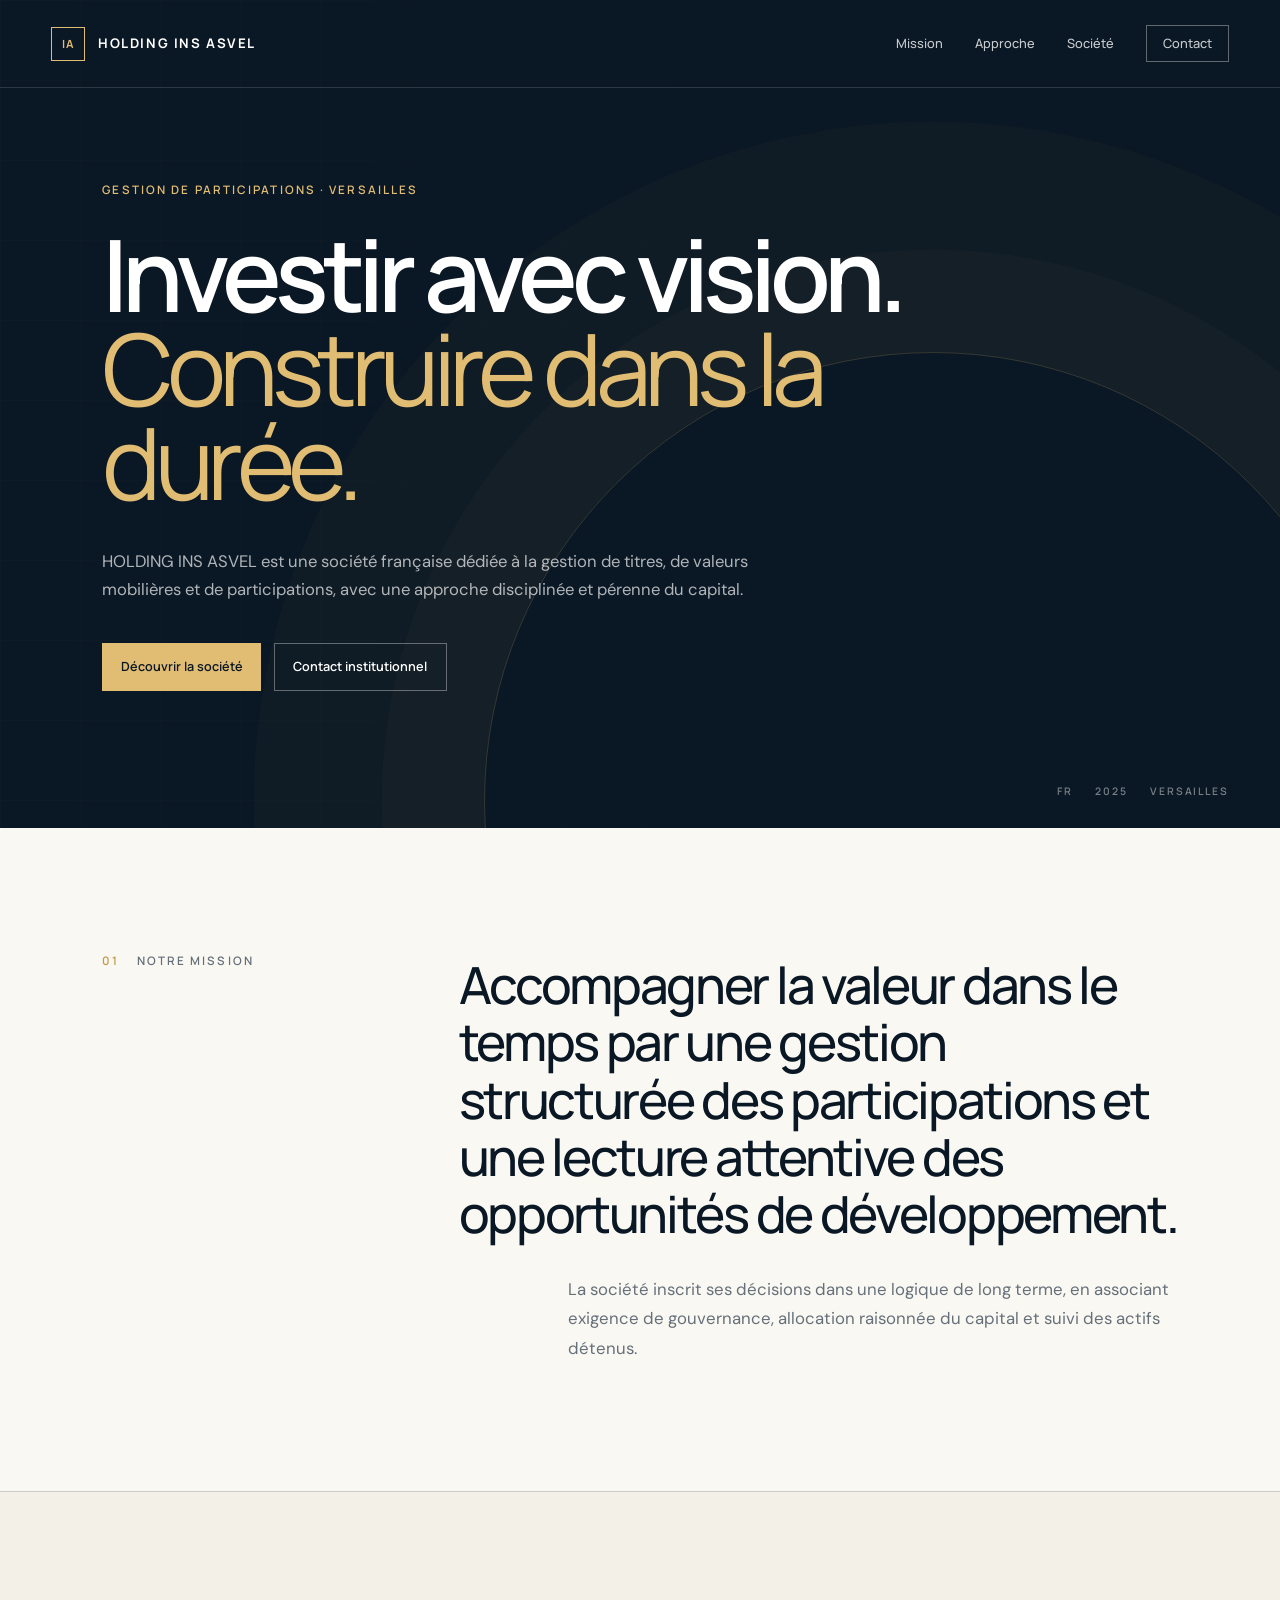
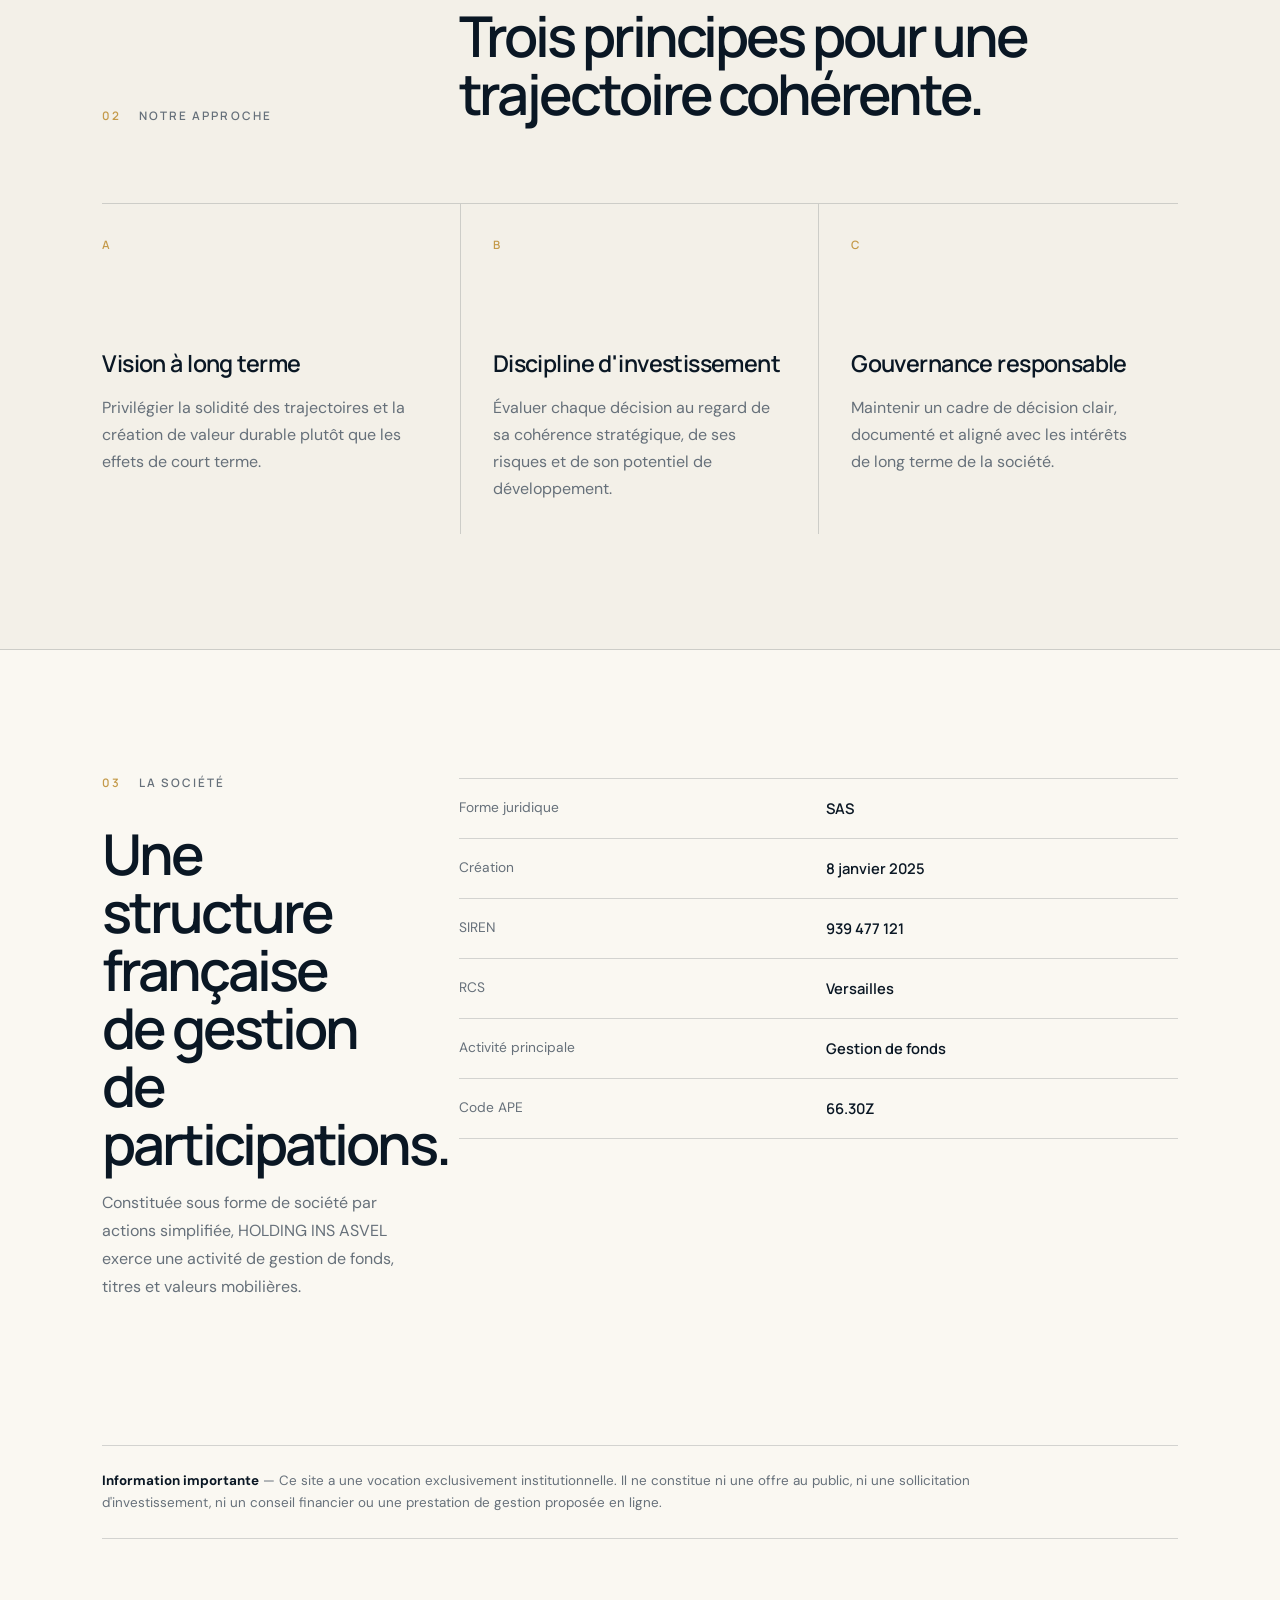
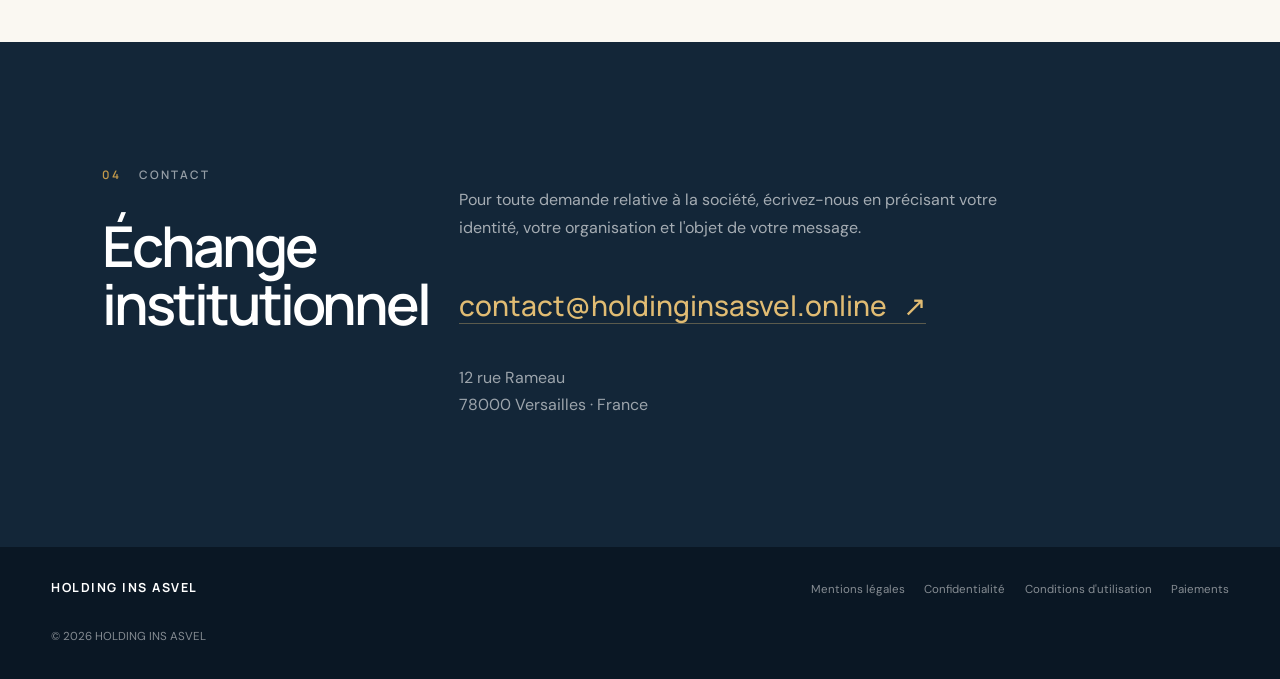
<file: index.html>
<!doctype html>
<html lang="fr">
<head>
  <meta charset="utf-8">
  <meta name="viewport" content="width=device-width, initial-scale=1">
  <meta name="description" content="HOLDING INS ASVEL — société de gestion de participations et d'investissement établie à Versailles.">
  <title>HOLDING INS ASVEL — Investir dans la durée</title>
  <link rel="preconnect" href="https://fonts.googleapis.com">
  <link rel="preconnect" href="https://fonts.gstatic.com" crossorigin>
  <link href="https://fonts.googleapis.com/css2?family=DM+Sans:wght@400;500;600&family=Manrope:wght@400;500;600;700&display=swap" rel="stylesheet">
  <link rel="stylesheet" href="styles.css">
</head>
<body>
  <a class="skip-link" href="#contenu">Aller au contenu</a>
  <header class="site-header">
    <a class="brand" href="index.html" aria-label="Accueil HOLDING INS ASVEL">
      <span class="brand-mark" aria-hidden="true">IA</span>
      <span>HOLDING INS ASVEL</span>
    </a>
    <button class="menu-button" type="button" aria-expanded="false" aria-controls="navigation">Menu</button>
    <nav id="navigation" aria-label="Navigation principale">
      <a href="#mission">Mission</a>
      <a href="#approche">Approche</a>
      <a href="#societe">Société</a>
      <a class="nav-contact" href="#contact">Contact</a>
    </nav>
  </header>

  <main id="contenu">
    <section class="hero">
      <div class="hero-grid" aria-hidden="true"></div>
      <div class="hero-content">
        <p class="eyebrow">Gestion de participations · Versailles</p>
        <h1>Investir avec vision.<br><em>Construire dans la durée.</em></h1>
        <p class="hero-copy">HOLDING INS ASVEL est une société française dédiée à la gestion de titres, de valeurs mobilières et de participations, avec une approche disciplinée et pérenne du capital.</p>
        <div class="hero-actions">
          <a class="button button-primary" href="#societe">Découvrir la société</a>
          <a class="button button-ghost" href="#contact">Contact institutionnel</a>
        </div>
      </div>
      <div class="hero-index" aria-hidden="true">
        <span>FR</span><span>2025</span><span>VERSAILLES</span>
      </div>
    </section>

    <section class="statement" id="mission">
      <div class="section-label"><span>01</span> Notre mission</div>
      <div class="statement-copy">
        <p class="lead">Accompagner la valeur dans le temps par une gestion structurée des participations et une lecture attentive des opportunités de développement.</p>
        <p>La société inscrit ses décisions dans une logique de long terme, en associant exigence de gouvernance, allocation raisonnée du capital et suivi des actifs détenus.</p>
      </div>
    </section>

    <section class="approach" id="approche">
      <div class="section-heading">
        <div class="section-label"><span>02</span> Notre approche</div>
        <h2>Trois principes pour une trajectoire cohérente.</h2>
      </div>
      <div class="principles">
        <article>
          <span class="principle-number">A</span>
          <h3>Vision à long terme</h3>
          <p>Privilégier la solidité des trajectoires et la création de valeur durable plutôt que les effets de court terme.</p>
        </article>
        <article>
          <span class="principle-number">B</span>
          <h3>Discipline d'investissement</h3>
          <p>Évaluer chaque décision au regard de sa cohérence stratégique, de ses risques et de son potentiel de développement.</p>
        </article>
        <article>
          <span class="principle-number">C</span>
          <h3>Gouvernance responsable</h3>
          <p>Maintenir un cadre de décision clair, documenté et aligné avec les intérêts de long terme de la société.</p>
        </article>
      </div>
    </section>

    <section class="company" id="societe">
      <div class="company-intro">
        <div class="section-label"><span>03</span> La société</div>
        <h2>Une structure française de gestion de participations.</h2>
        <p>Constituée sous forme de société par actions simplifiée, HOLDING INS ASVEL exerce une activité de gestion de fonds, titres et valeurs mobilières.</p>
      </div>
      <dl class="company-facts">
        <div><dt>Forme juridique</dt><dd>SAS</dd></div>
        <div><dt>Création</dt><dd>8 janvier 2025</dd></div>
        <div><dt>SIREN</dt><dd>939 477 121</dd></div>
        <div><dt>RCS</dt><dd>Versailles</dd></div>
        <div><dt>Activité principale</dt><dd>Gestion de fonds</dd></div>
        <div><dt>Code APE</dt><dd>66.30Z</dd></div>
      </dl>
    </section>

    <section class="notice-section" aria-label="Information réglementaire">
      <p><strong>Information importante</strong> — Ce site a une vocation exclusivement institutionnelle. Il ne constitue ni une offre au public, ni une sollicitation d'investissement, ni un conseil financier ou une prestation de gestion proposée en ligne.</p>
    </section>

    <section class="contact" id="contact">
      <div>
        <div class="section-label"><span>04</span> Contact</div>
        <h2>Échange institutionnel</h2>
      </div>
      <div class="contact-details">
        <p>Pour toute demande relative à la société, écrivez-nous en précisant votre identité, votre organisation et l'objet de votre message.</p>
        <a class="email-link" href="mailto:contact@holdinginsasvel.online">contact@holdinginsasvel.online <span aria-hidden="true">↗</span></a>
        <address>12 rue Rameau<br>78000 Versailles · France</address>
      </div>
    </section>
  </main>

  <footer>
    <div class="footer-brand">HOLDING INS ASVEL</div>
    <div class="footer-links">
      <a href="mentions-legales.html">Mentions légales</a>
      <a href="confidentialite.html">Confidentialité</a>
      <a href="conditions.html">Conditions d'utilisation</a>
      <a href="paiements.html">Paiements</a>
    </div>
    <p>© <span id="year">2026</span> HOLDING INS ASVEL</p>
  </footer>
  <script src="script.js"></script>
</body>
</html>
</file>
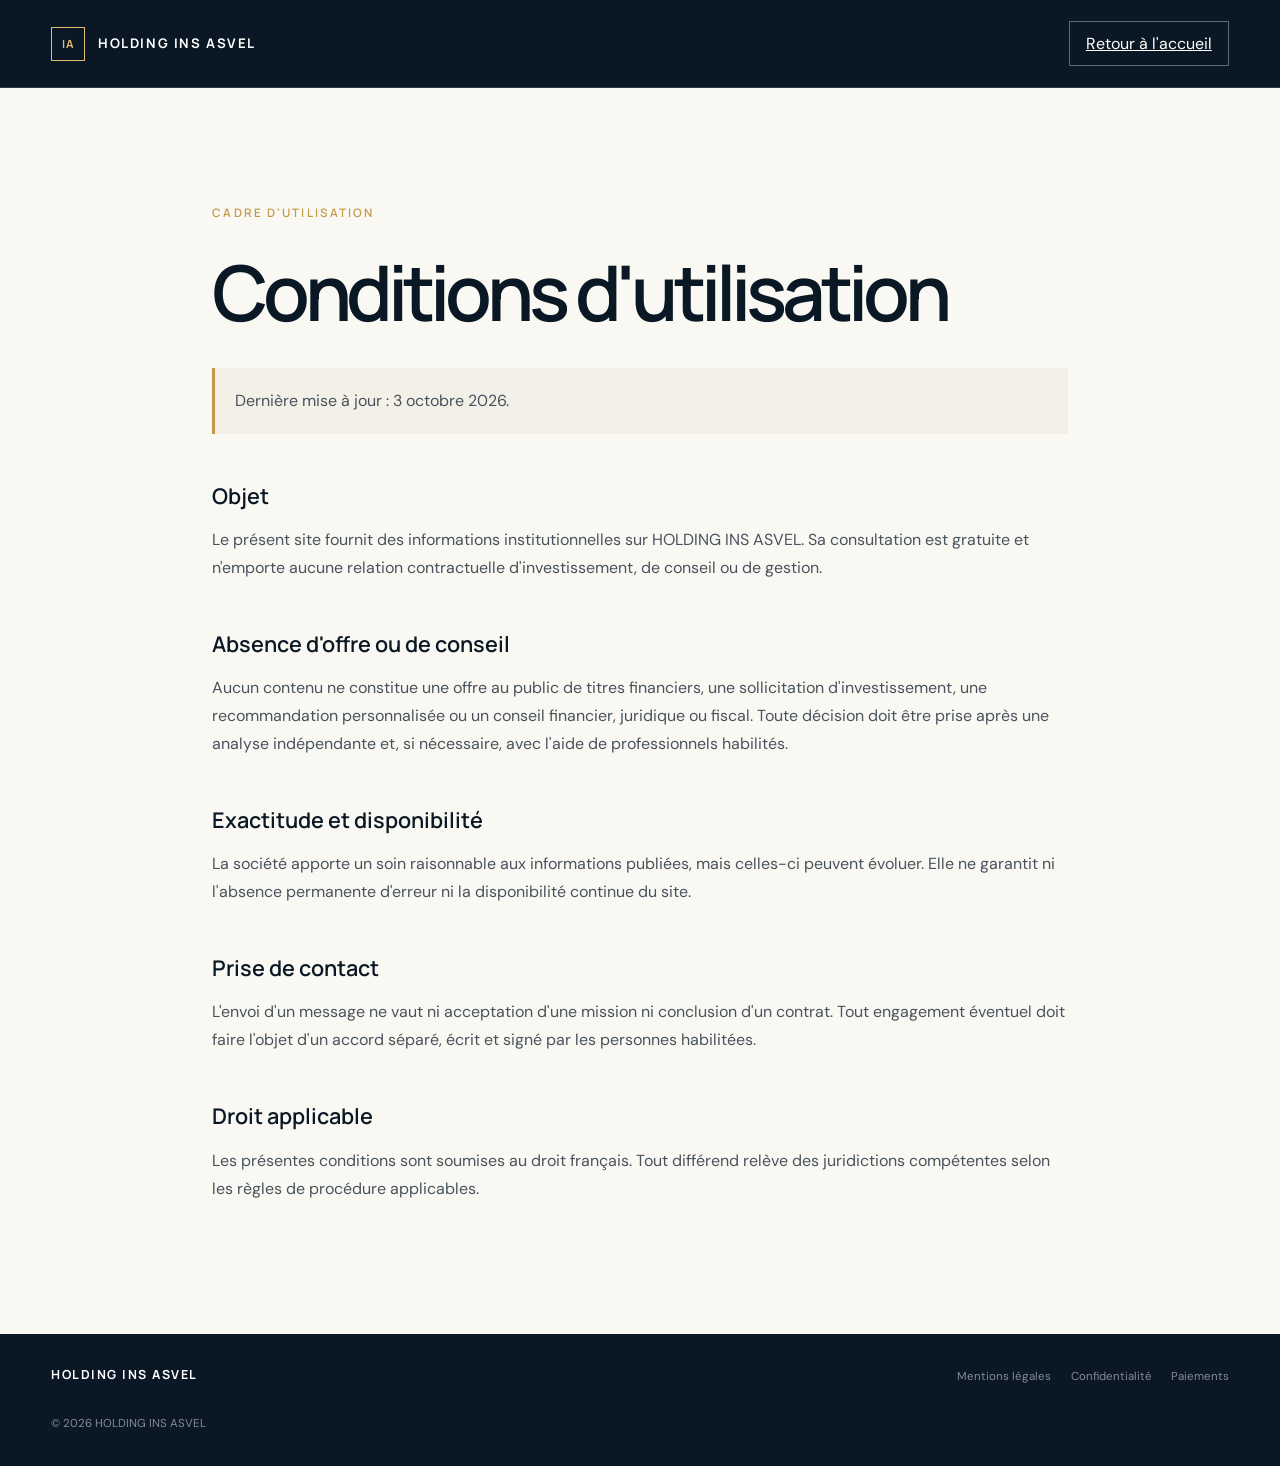
<file: conditions.html>
<!doctype html><html lang="fr"><head><meta charset="utf-8"><meta name="viewport" content="width=device-width,initial-scale=1"><title>Conditions d'utilisation — HOLDING INS ASVEL</title><link rel="preconnect" href="https://fonts.googleapis.com"><link rel="preconnect" href="https://fonts.gstatic.com" crossorigin><link href="https://fonts.googleapis.com/css2?family=DM+Sans:wght@400;500;600&family=Manrope:wght@400;500;600;700&display=swap" rel="stylesheet"><link rel="stylesheet" href="styles.css"></head>
<body class="legal-page"><header class="site-header legal-header"><a class="brand" href="index.html"><span class="brand-mark">IA</span><span>HOLDING INS ASVEL</span></a><a class="nav-contact" href="index.html">Retour à l'accueil</a></header><main class="legal-main"><p class="eyebrow">Cadre d'utilisation</p><h1>Conditions d'utilisation</h1><p class="legal-note">Dernière mise à jour : 3 octobre 2026.</p>
<h2>Objet</h2><p>Le présent site fournit des informations institutionnelles sur HOLDING INS ASVEL. Sa consultation est gratuite et n'emporte aucune relation contractuelle d'investissement, de conseil ou de gestion.</p>
<h2>Absence d'offre ou de conseil</h2><p>Aucun contenu ne constitue une offre au public de titres financiers, une sollicitation d'investissement, une recommandation personnalisée ou un conseil financier, juridique ou fiscal. Toute décision doit être prise après une analyse indépendante et, si nécessaire, avec l'aide de professionnels habilités.</p>
<h2>Exactitude et disponibilité</h2><p>La société apporte un soin raisonnable aux informations publiées, mais celles-ci peuvent évoluer. Elle ne garantit ni l'absence permanente d'erreur ni la disponibilité continue du site.</p>
<h2>Prise de contact</h2><p>L'envoi d'un message ne vaut ni acceptation d'une mission ni conclusion d'un contrat. Tout engagement éventuel doit faire l'objet d'un accord séparé, écrit et signé par les personnes habilitées.</p>
<h2>Droit applicable</h2><p>Les présentes conditions sont soumises au droit français. Tout différend relève des juridictions compétentes selon les règles de procédure applicables.</p></main><footer><div class="footer-brand">HOLDING INS ASVEL</div><div class="footer-links"><a href="mentions-legales.html">Mentions légales</a><a href="confidentialite.html">Confidentialité</a><a href="paiements.html">Paiements</a></div><p>© 2026 HOLDING INS ASVEL</p></footer></body></html>
</file>
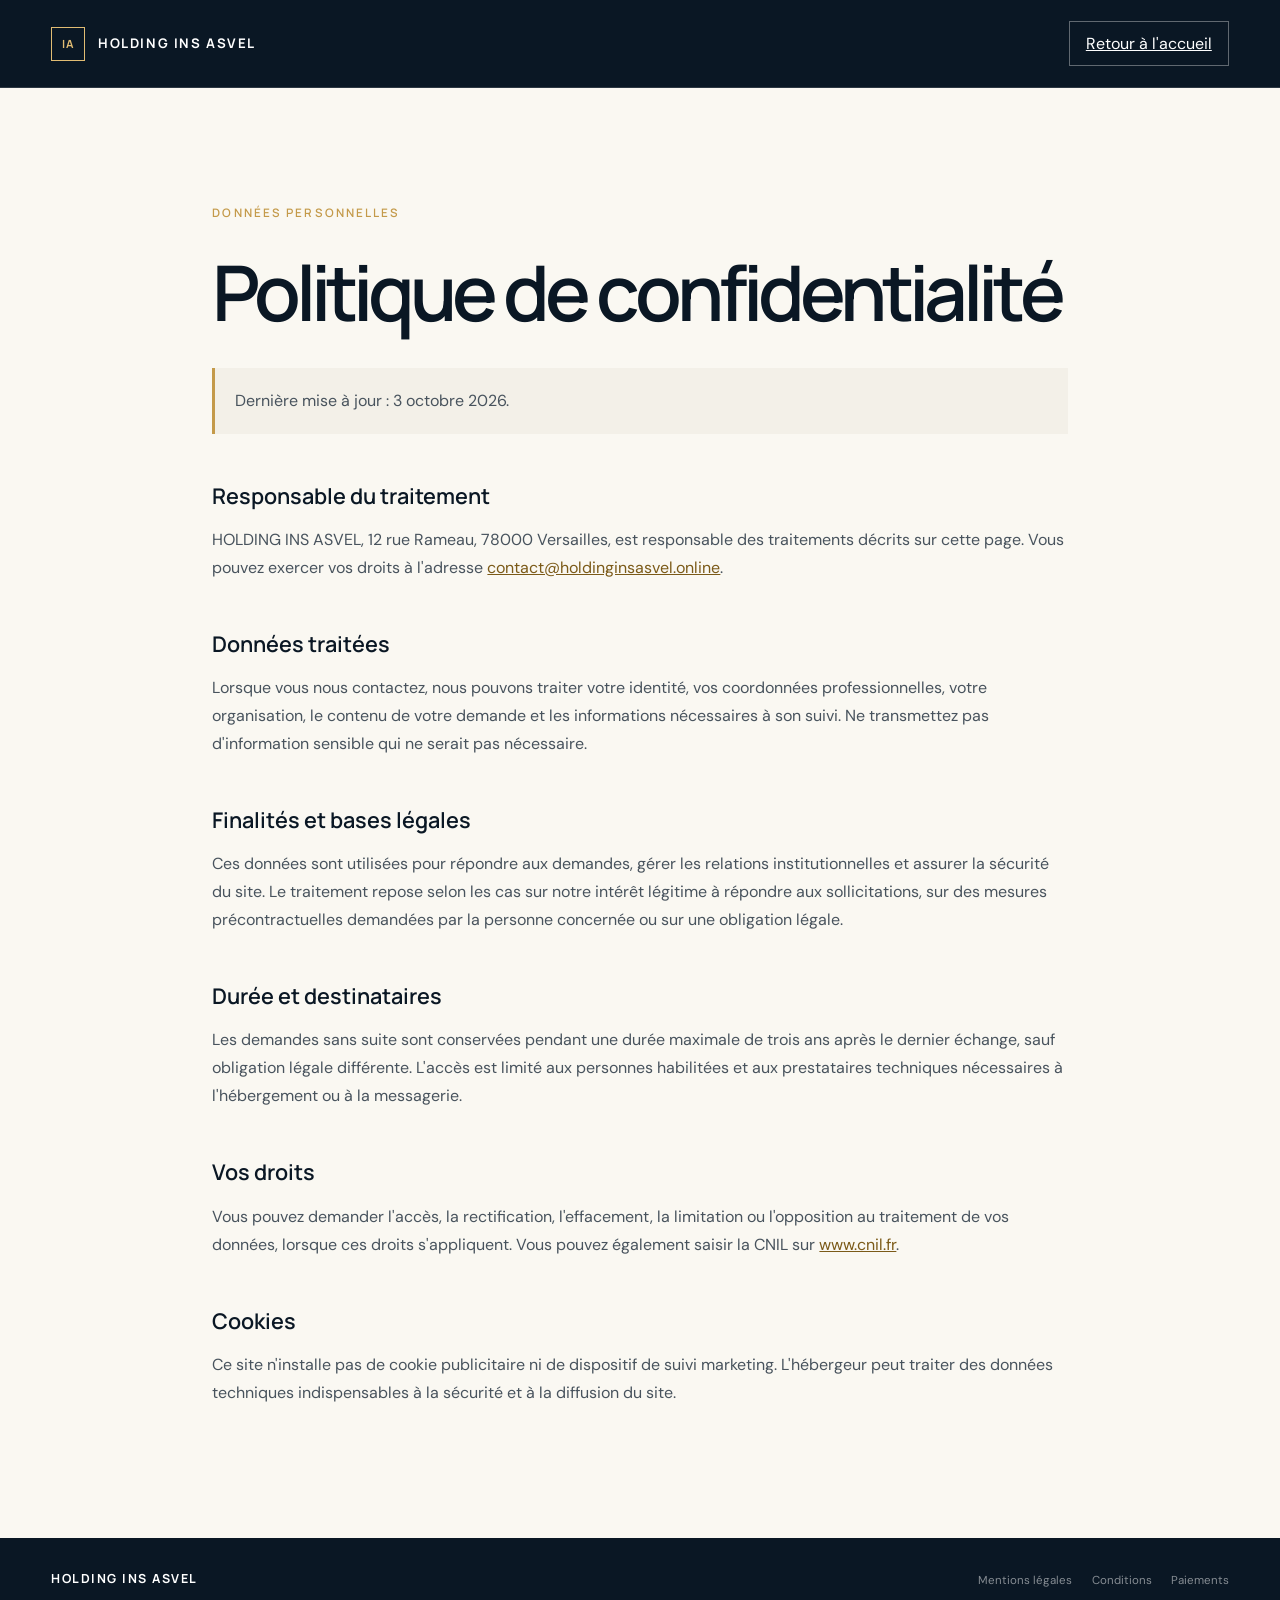
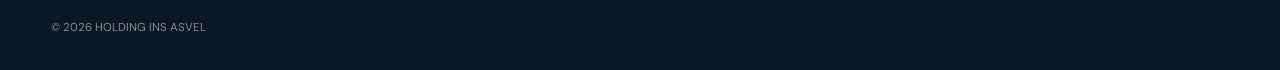
<file: confidentialite.html>
<!doctype html><html lang="fr"><head><meta charset="utf-8"><meta name="viewport" content="width=device-width,initial-scale=1"><title>Confidentialité — HOLDING INS ASVEL</title><link rel="preconnect" href="https://fonts.googleapis.com"><link rel="preconnect" href="https://fonts.gstatic.com" crossorigin><link href="https://fonts.googleapis.com/css2?family=DM+Sans:wght@400;500;600&family=Manrope:wght@400;500;600;700&display=swap" rel="stylesheet"><link rel="stylesheet" href="styles.css"></head>
<body class="legal-page"><header class="site-header legal-header"><a class="brand" href="index.html"><span class="brand-mark">IA</span><span>HOLDING INS ASVEL</span></a><a class="nav-contact" href="index.html">Retour à l'accueil</a></header><main class="legal-main"><p class="eyebrow">Données personnelles</p><h1>Politique de confidentialité</h1><p class="legal-note">Dernière mise à jour : 3 octobre 2026.</p>
<h2>Responsable du traitement</h2><p>HOLDING INS ASVEL, 12 rue Rameau, 78000 Versailles, est responsable des traitements décrits sur cette page. Vous pouvez exercer vos droits à l'adresse <a href="mailto:contact@holdinginsasvel.online">contact@holdinginsasvel.online</a>.</p>
<h2>Données traitées</h2><p>Lorsque vous nous contactez, nous pouvons traiter votre identité, vos coordonnées professionnelles, votre organisation, le contenu de votre demande et les informations nécessaires à son suivi. Ne transmettez pas d'information sensible qui ne serait pas nécessaire.</p>
<h2>Finalités et bases légales</h2><p>Ces données sont utilisées pour répondre aux demandes, gérer les relations institutionnelles et assurer la sécurité du site. Le traitement repose selon les cas sur notre intérêt légitime à répondre aux sollicitations, sur des mesures précontractuelles demandées par la personne concernée ou sur une obligation légale.</p>
<h2>Durée et destinataires</h2><p>Les demandes sans suite sont conservées pendant une durée maximale de trois ans après le dernier échange, sauf obligation légale différente. L'accès est limité aux personnes habilitées et aux prestataires techniques nécessaires à l'hébergement ou à la messagerie.</p>
<h2>Vos droits</h2><p>Vous pouvez demander l'accès, la rectification, l'effacement, la limitation ou l'opposition au traitement de vos données, lorsque ces droits s'appliquent. Vous pouvez également saisir la CNIL sur <a href="https://www.cnil.fr">www.cnil.fr</a>.</p>
<h2>Cookies</h2><p>Ce site n'installe pas de cookie publicitaire ni de dispositif de suivi marketing. L'hébergeur peut traiter des données techniques indispensables à la sécurité et à la diffusion du site.</p></main><footer><div class="footer-brand">HOLDING INS ASVEL</div><div class="footer-links"><a href="mentions-legales.html">Mentions légales</a><a href="conditions.html">Conditions</a><a href="paiements.html">Paiements</a></div><p>© 2026 HOLDING INS ASVEL</p></footer></body></html>
</file>
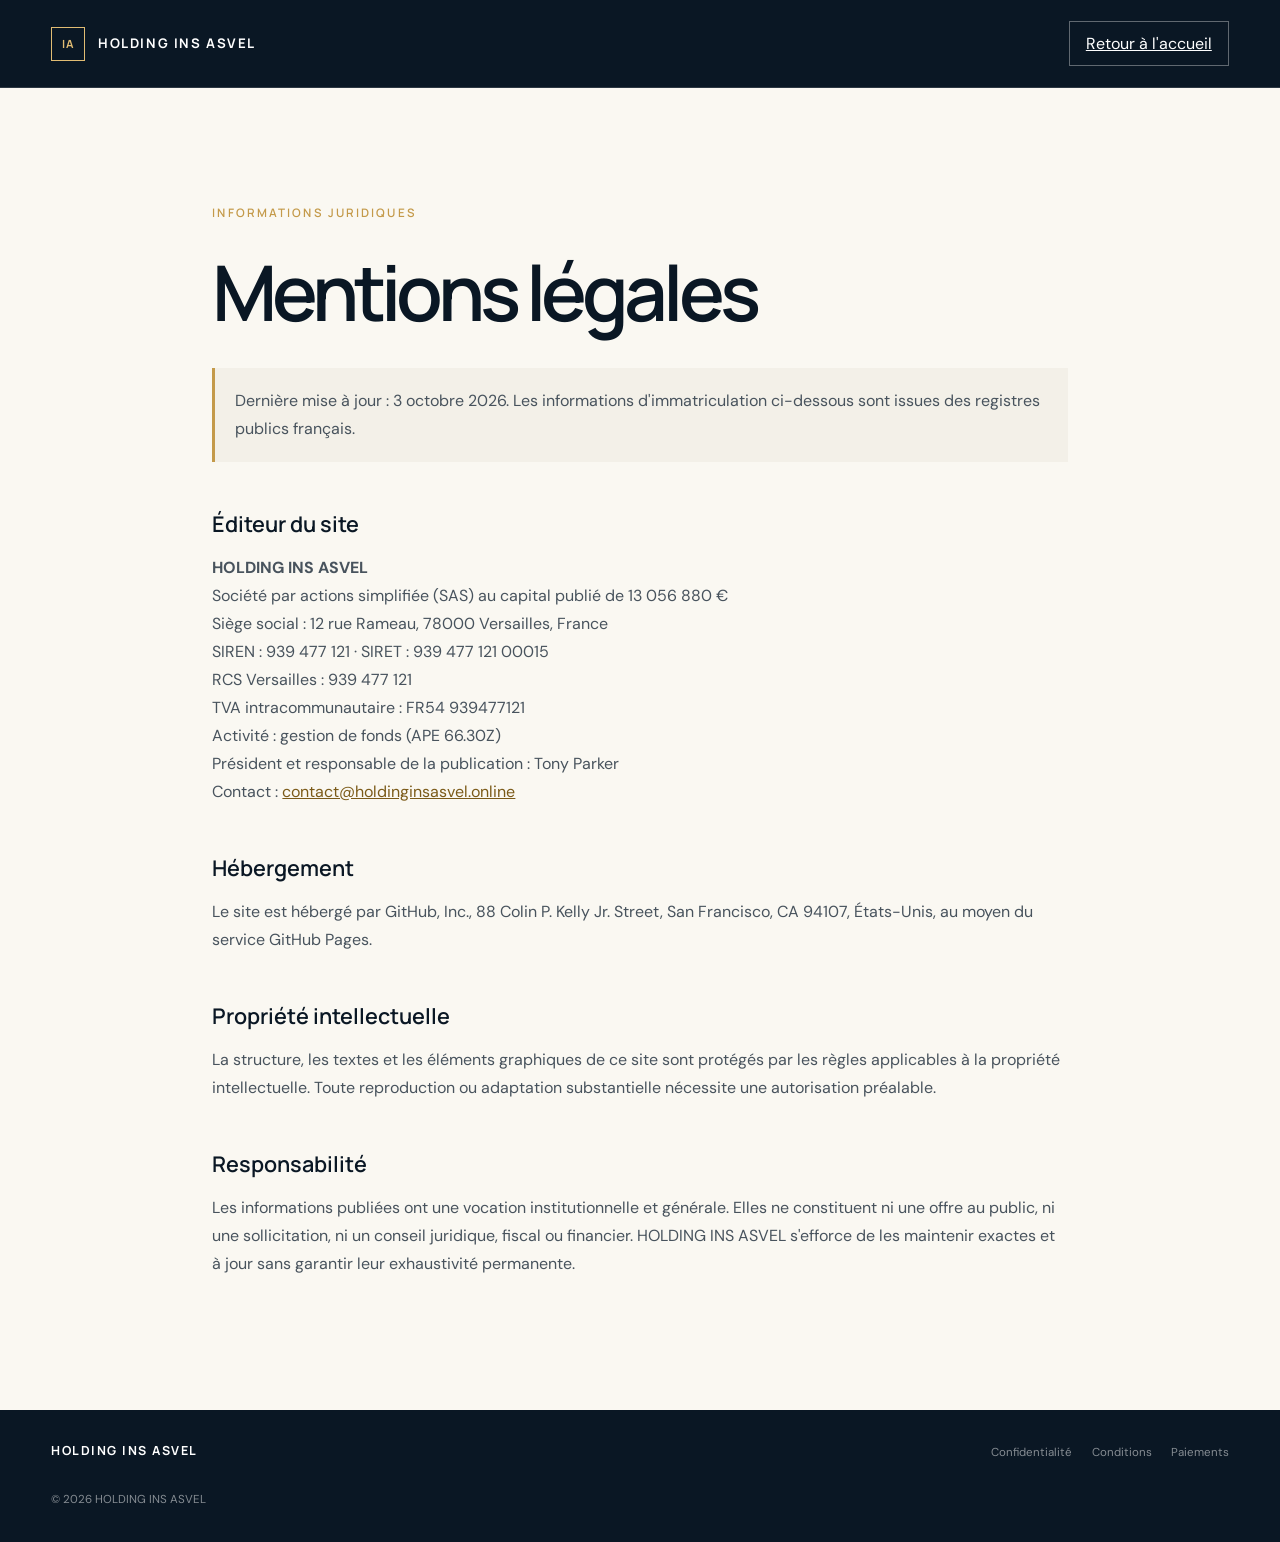
<file: mentions-legales.html>
<!doctype html><html lang="fr"><head><meta charset="utf-8"><meta name="viewport" content="width=device-width,initial-scale=1"><title>Mentions légales — HOLDING INS ASVEL</title><link rel="preconnect" href="https://fonts.googleapis.com"><link rel="preconnect" href="https://fonts.gstatic.com" crossorigin><link href="https://fonts.googleapis.com/css2?family=DM+Sans:wght@400;500;600&family=Manrope:wght@400;500;600;700&display=swap" rel="stylesheet"><link rel="stylesheet" href="styles.css"></head>
<body class="legal-page"><header class="site-header legal-header"><a class="brand" href="index.html"><span class="brand-mark">IA</span><span>HOLDING INS ASVEL</span></a><a class="nav-contact" href="index.html">Retour à l'accueil</a></header><main class="legal-main"><p class="eyebrow">Informations juridiques</p><h1>Mentions légales</h1><p class="legal-note">Dernière mise à jour : 3 octobre 2026. Les informations d'immatriculation ci-dessous sont issues des registres publics français.</p>
<h2>Éditeur du site</h2><p><strong>HOLDING INS ASVEL</strong><br>Société par actions simplifiée (SAS) au capital publié de 13 056 880 €<br>Siège social : 12 rue Rameau, 78000 Versailles, France<br>SIREN : 939 477 121 · SIRET : 939 477 121 00015<br>RCS Versailles : 939 477 121<br>TVA intracommunautaire : FR54 939477121<br>Activité : gestion de fonds (APE 66.30Z)<br>Président et responsable de la publication : Tony Parker<br>Contact : <a href="mailto:contact@holdinginsasvel.online">contact@holdinginsasvel.online</a></p>
<h2>Hébergement</h2><p>Le site est hébergé par GitHub, Inc., 88 Colin P. Kelly Jr. Street, San Francisco, CA 94107, États-Unis, au moyen du service GitHub Pages.</p>
<h2>Propriété intellectuelle</h2><p>La structure, les textes et les éléments graphiques de ce site sont protégés par les règles applicables à la propriété intellectuelle. Toute reproduction ou adaptation substantielle nécessite une autorisation préalable.</p>
<h2>Responsabilité</h2><p>Les informations publiées ont une vocation institutionnelle et générale. Elles ne constituent ni une offre au public, ni une sollicitation, ni un conseil juridique, fiscal ou financier. HOLDING INS ASVEL s'efforce de les maintenir exactes et à jour sans garantir leur exhaustivité permanente.</p></main><footer><div class="footer-brand">HOLDING INS ASVEL</div><div class="footer-links"><a href="confidentialite.html">Confidentialité</a><a href="conditions.html">Conditions</a><a href="paiements.html">Paiements</a></div><p>© 2026 HOLDING INS ASVEL</p></footer></body></html>
</file>
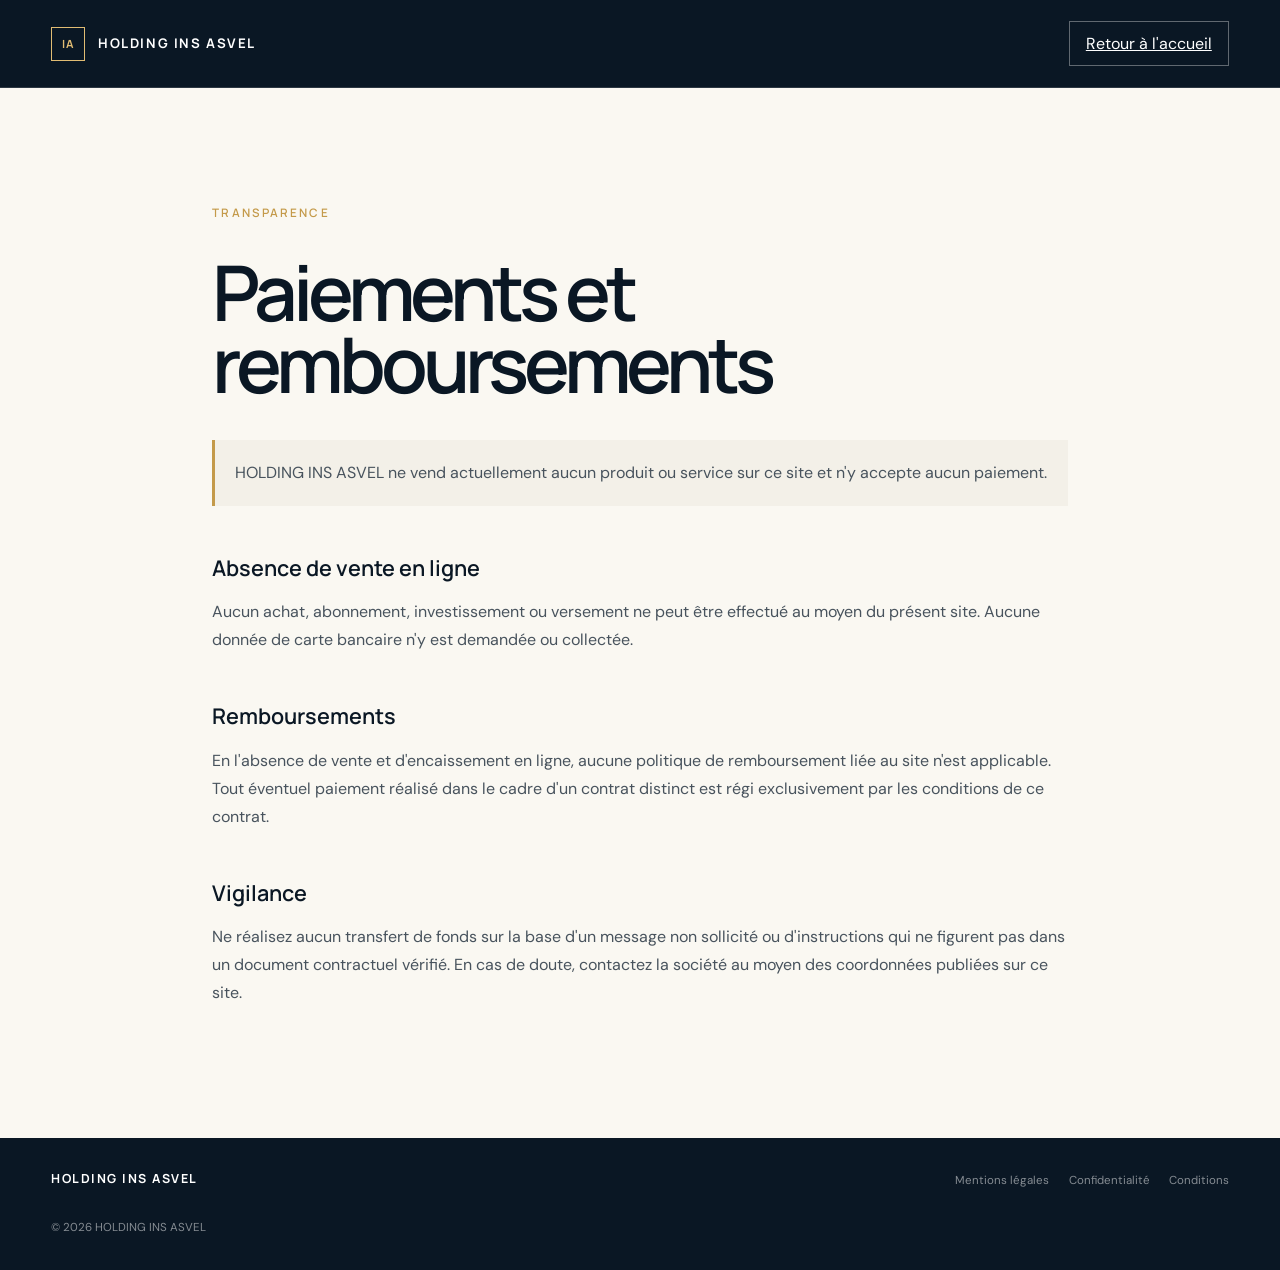
<file: paiements.html>
<!doctype html><html lang="fr"><head><meta charset="utf-8"><meta name="viewport" content="width=device-width,initial-scale=1"><title>Paiements — HOLDING INS ASVEL</title><link rel="preconnect" href="https://fonts.googleapis.com"><link rel="preconnect" href="https://fonts.gstatic.com" crossorigin><link href="https://fonts.googleapis.com/css2?family=DM+Sans:wght@400;500;600&family=Manrope:wght@400;500;600;700&display=swap" rel="stylesheet"><link rel="stylesheet" href="styles.css"></head>
<body class="legal-page"><header class="site-header legal-header"><a class="brand" href="index.html"><span class="brand-mark">IA</span><span>HOLDING INS ASVEL</span></a><a class="nav-contact" href="index.html">Retour à l'accueil</a></header><main class="legal-main"><p class="eyebrow">Transparence</p><h1>Paiements et remboursements</h1><p class="legal-note">HOLDING INS ASVEL ne vend actuellement aucun produit ou service sur ce site et n'y accepte aucun paiement.</p>
<h2>Absence de vente en ligne</h2><p>Aucun achat, abonnement, investissement ou versement ne peut être effectué au moyen du présent site. Aucune donnée de carte bancaire n'y est demandée ou collectée.</p>
<h2>Remboursements</h2><p>En l'absence de vente et d'encaissement en ligne, aucune politique de remboursement liée au site n'est applicable. Tout éventuel paiement réalisé dans le cadre d'un contrat distinct est régi exclusivement par les conditions de ce contrat.</p>
<h2>Vigilance</h2><p>Ne réalisez aucun transfert de fonds sur la base d'un message non sollicité ou d'instructions qui ne figurent pas dans un document contractuel vérifié. En cas de doute, contactez la société au moyen des coordonnées publiées sur ce site.</p></main><footer><div class="footer-brand">HOLDING INS ASVEL</div><div class="footer-links"><a href="mentions-legales.html">Mentions légales</a><a href="confidentialite.html">Confidentialité</a><a href="conditions.html">Conditions</a></div><p>© 2026 HOLDING INS ASVEL</p></footer></body></html>
</file>
<file: styles.css>
:root {
  --ink: #0a1724;
  --ink-soft: #132638;
  --cream: #f3f0e8;
  --paper: #faf8f2;
  --gold: #c49a4a;
  --gold-bright: #e1bc73;
  --line: rgba(10, 23, 36, .16);
  --muted: #66707a;
  --sans: "Manrope", Arial, sans-serif;
  --body: "DM Sans", Arial, sans-serif;
}

* { box-sizing: border-box; }
html { scroll-behavior: smooth; }
body { margin: 0; background: var(--paper); color: var(--ink); font-family: var(--body); }
a { color: inherit; }
.skip-link { position: fixed; top: -60px; left: 1rem; z-index: 100; padding: .8rem 1rem; background: white; }
.skip-link:focus { top: 1rem; }

.site-header { position: absolute; inset: 0 0 auto; z-index: 10; display: flex; align-items: center; justify-content: space-between; min-height: 88px; padding: 0 clamp(1.25rem, 4vw, 5rem); color: white; border-bottom: 1px solid rgba(255,255,255,.14); }
.brand { display: flex; align-items: center; gap: .8rem; color: white; text-decoration: none; font: 700 .83rem/1 var(--sans); letter-spacing: .12em; }
.brand-mark { display: grid; place-items: center; width: 34px; height: 34px; border: 1px solid var(--gold-bright); color: var(--gold-bright); font-size: .7rem; letter-spacing: .04em; }
nav { display: flex; align-items: center; gap: clamp(1rem, 2.5vw, 2.6rem); }
nav a { color: rgba(255,255,255,.78); text-decoration: none; font: 500 .8rem/1 var(--sans); transition: color .2s ease; }
nav a:hover, nav a:focus-visible { color: white; }
.nav-contact { padding: .7rem 1rem; border: 1px solid rgba(255,255,255,.35); }
.menu-button { display: none; background: none; border: 1px solid rgba(255,255,255,.35); color: white; padding: .55rem .75rem; font: inherit; }

.hero { position: relative; min-height: 760px; height: 92vh; display: grid; align-items: center; overflow: hidden; padding: 7rem clamp(1.25rem, 8vw, 10rem) 4rem; color: white; background: var(--ink); }
.hero::before { content: ""; position: absolute; right: -8vw; bottom: -33vw; width: 70vw; height: 70vw; border: 1px solid rgba(225,188,115,.2); border-radius: 50%; box-shadow: 0 0 0 8vw rgba(225,188,115,.025), 0 0 0 18vw rgba(225,188,115,.018); }
.hero-grid { position: absolute; inset: 0; opacity: .18; background-image: linear-gradient(rgba(255,255,255,.08) 1px, transparent 1px), linear-gradient(90deg, rgba(255,255,255,.08) 1px, transparent 1px); background-size: 80px 80px; mask-image: linear-gradient(to right, black, transparent 78%); }
.hero-content { position: relative; width: min(960px, 87%); }
.eyebrow, .section-label { font: 600 .73rem/1 var(--sans); letter-spacing: .18em; text-transform: uppercase; }
.eyebrow { margin: 0 0 2rem; color: var(--gold-bright); }
h1 { margin: 0; max-width: 1040px; font: 600 clamp(3.4rem, 7.8vw, 7.9rem)/.94 var(--sans); letter-spacing: -.065em; }
h1 em { color: var(--gold-bright); font-style: normal; font-weight: 400; }
.hero-copy { max-width: 690px; margin: 2.3rem 0 0; color: rgba(255,255,255,.68); font-size: clamp(1rem, 1.3vw, 1.2rem); line-height: 1.7; }
.hero-actions { display: flex; flex-wrap: wrap; gap: .8rem; margin-top: 2.5rem; }
.button { display: inline-flex; align-items: center; justify-content: center; min-height: 48px; padding: .8rem 1.15rem; text-decoration: none; font: 600 .79rem/1 var(--sans); transition: .2s ease; }
.button-primary { background: var(--gold-bright); color: var(--ink); }
.button-primary:hover { background: white; transform: translateY(-2px); }
.button-ghost { border: 1px solid rgba(255,255,255,.35); color: white; }
.button-ghost:hover { border-color: white; }
.hero-index { position: absolute; right: clamp(1.25rem, 4vw, 5rem); bottom: 2rem; display: flex; gap: 1.4rem; color: rgba(255,255,255,.45); font: 600 .65rem/1 var(--sans); letter-spacing: .18em; }

.statement, .company, .contact { display: grid; grid-template-columns: minmax(180px, .65fr) 1.6fr; gap: 4rem; padding: clamp(5rem, 10vw, 10rem) clamp(1.25rem, 8vw, 10rem); }
.section-label { color: var(--muted); }
.section-label span { margin-right: .8rem; color: var(--gold); }
.statement-copy { max-width: 900px; }
.lead { margin: 0; font: 500 clamp(2rem, 4vw, 4.2rem)/1.12 var(--sans); letter-spacing: -.045em; }
.statement-copy > p:last-child { max-width: 610px; margin: 2rem 0 0 auto; color: var(--muted); font-size: 1.05rem; line-height: 1.75; }

.approach { padding: clamp(5rem, 9vw, 9rem) clamp(1.25rem, 8vw, 10rem); background: var(--cream); border-block: 1px solid var(--line); }
.section-heading { display: grid; grid-template-columns: minmax(180px, .65fr) 1.6fr; gap: 4rem; align-items: end; }
.section-heading h2, .company h2, .contact h2 { margin: 0; font: 600 clamp(2.2rem, 4.4vw, 4.8rem)/1.03 var(--sans); letter-spacing: -.055em; }
.principles { display: grid; grid-template-columns: repeat(3, 1fr); margin-top: 5rem; border-top: 1px solid var(--line); }
.principles article { min-height: 330px; padding: 1.8rem 2rem 1.8rem 0; border-right: 1px solid var(--line); }
.principles article + article { padding-left: 2rem; }
.principles article:last-child { border-right: 0; }
.principle-number { color: var(--gold); font: 600 .72rem/1 var(--sans); }
.principles h3 { margin: 6rem 0 1rem; font: 600 1.45rem/1.2 var(--sans); letter-spacing: -.025em; }
.principles p { margin: 0; color: var(--muted); line-height: 1.7; }

.company { background: var(--paper); align-items: start; }
.company-intro > p:last-child { max-width: 620px; color: var(--muted); line-height: 1.75; }
.company-intro .section-label { margin-bottom: 2.2rem; }
.company-facts { margin: 0; border-top: 1px solid var(--line); }
.company-facts div { display: grid; grid-template-columns: 1fr 1fr; gap: 1rem; padding: 1.2rem 0; border-bottom: 1px solid var(--line); }
.company-facts dt { color: var(--muted); font-size: .86rem; }
.company-facts dd { margin: 0; font: 600 .92rem/1.4 var(--sans); }
.notice-section { margin: 0 clamp(1.25rem, 8vw, 10rem); padding: 1.5rem 0; border-block: 1px solid var(--line); color: var(--muted); font-size: .84rem; line-height: 1.65; }
.notice-section p { max-width: 980px; margin: 0; }
.notice-section strong { color: var(--ink); }

.contact { margin-top: clamp(4rem, 8vw, 8rem); background: var(--ink-soft); color: white; }
.contact .section-label { margin-bottom: 2.2rem; color: rgba(255,255,255,.55); }
.contact-details { padding-top: 1rem; }
.contact-details > p { max-width: 570px; margin: 0 0 2.8rem; color: rgba(255,255,255,.62); line-height: 1.75; }
.email-link { display: inline-flex; gap: 1rem; color: var(--gold-bright); text-decoration: none; font: 500 clamp(1.15rem, 2.2vw, 2rem)/1.3 var(--sans); border-bottom: 1px solid rgba(225,188,115,.35); }
address { margin-top: 2.5rem; color: rgba(255,255,255,.58); font-style: normal; line-height: 1.7; }

footer { display: grid; grid-template-columns: 1fr auto; gap: 2rem; padding: 2.2rem clamp(1.25rem, 4vw, 5rem); background: var(--ink); color: rgba(255,255,255,.5); font-size: .72rem; }
.footer-brand { color: white; font: 700 .78rem/1 var(--sans); letter-spacing: .12em; }
.footer-links { display: flex; flex-wrap: wrap; gap: 1.2rem; }
.footer-links a { text-decoration: none; }
footer p { grid-column: 1 / -1; margin: 0; }

.legal-page { background: var(--paper); }
.legal-header { position: static; background: var(--ink); }
.legal-main { max-width: 900px; min-height: 70vh; margin: 0 auto; padding: clamp(4rem, 9vw, 8rem) 1.4rem; }
.legal-main .eyebrow { color: var(--gold); }
.legal-main h1 { color: var(--ink); font-size: clamp(2.6rem, 6vw, 5.5rem); }
.legal-main h2 { margin: 3rem 0 .8rem; font: 600 1.35rem/1.3 var(--sans); }
.legal-main p, .legal-main li { color: #48535d; line-height: 1.75; }
.legal-main a { color: #7b5a18; }
.legal-note { margin: 2.5rem 0; padding: 1.2rem; border-left: 3px solid var(--gold); background: var(--cream); }

@media (max-width: 800px) {
  .site-header { min-height: 72px; }
  .menu-button { display: block; }
  nav { display: none; position: absolute; top: 72px; left: 0; right: 0; flex-direction: column; align-items: stretch; gap: 0; padding: .6rem 1.2rem 1rem; background: var(--ink); border-bottom: 1px solid rgba(255,255,255,.16); }
  nav.open { display: flex; }
  nav a { padding: .9rem 0; }
  .nav-contact { border: 0; }
  .hero { min-height: 700px; height: auto; }
  .hero-content { width: 100%; }
  .hero-index { display: none; }
  .statement, .company, .contact, .section-heading { grid-template-columns: 1fr; gap: 2.4rem; }
  .principles { grid-template-columns: 1fr; }
  .principles article, .principles article + article { min-height: 250px; padding: 1.6rem 0; border-right: 0; border-bottom: 1px solid var(--line); }
  .principles h3 { margin-top: 4rem; }
  .company-facts div { grid-template-columns: 1fr; gap: .4rem; }
  footer { grid-template-columns: 1fr; }
  footer p { grid-column: auto; }
}

@media (prefers-reduced-motion: reduce) {
  html { scroll-behavior: auto; }
  *, *::before, *::after { transition-duration: .01ms !important; }
}
</file>
